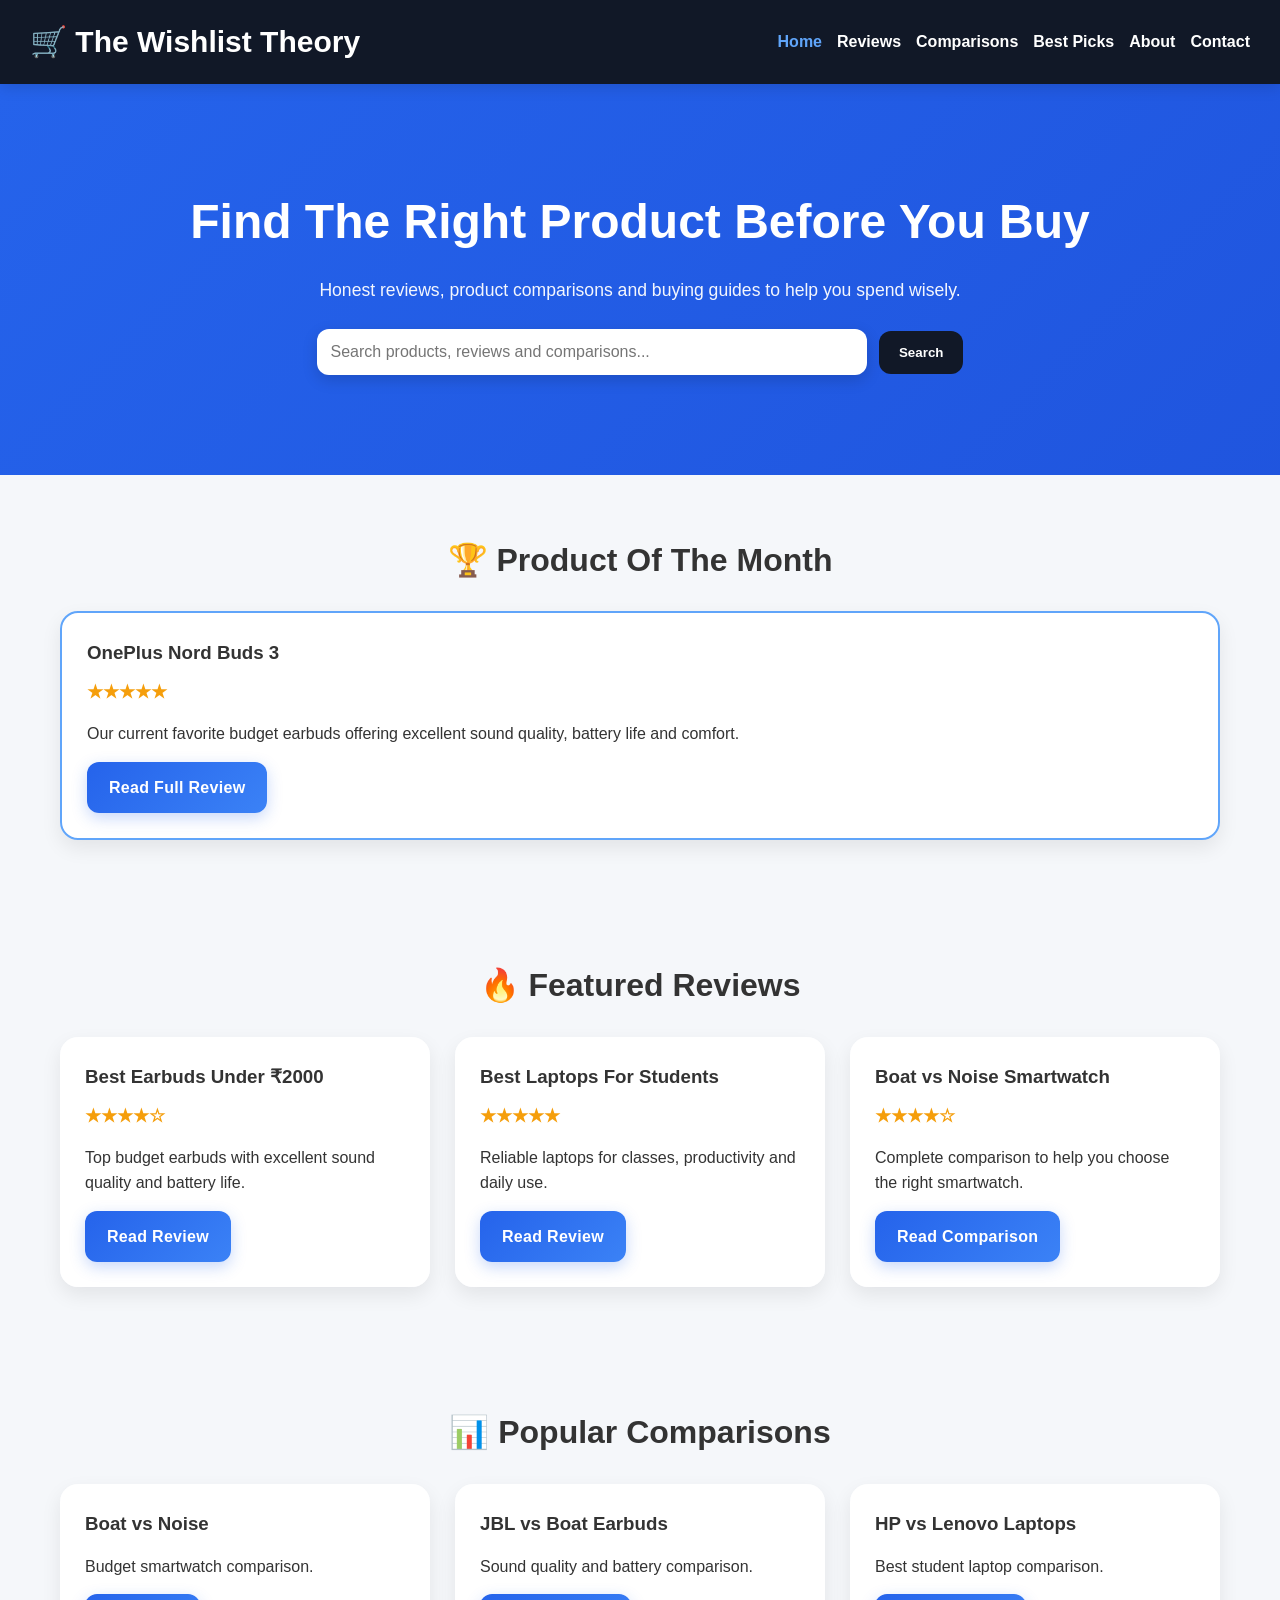
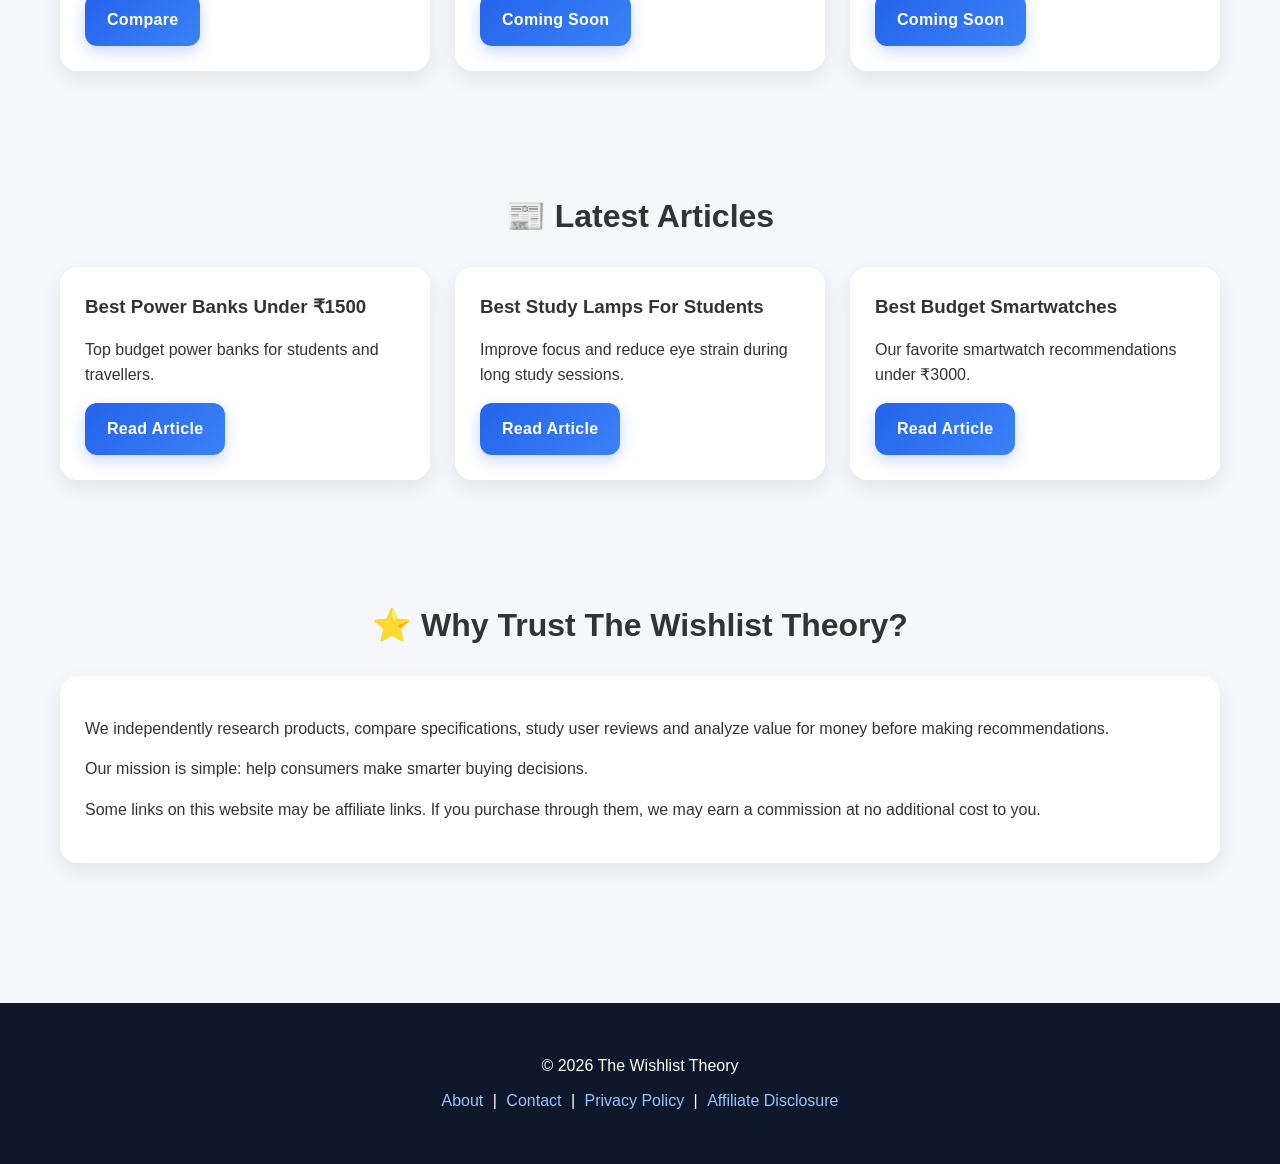
<file: index.html>
<!DOCTYPE html>
<html lang="en">

<head>
<meta charset="UTF-8">
<meta name="viewport" content="width=device-width, initial-scale=1.0">

<title>The Wishlist Theory</title>

<link rel="stylesheet" href="style.css">

<meta name="description" content="Honest product reviews, comparisons and buying guides to help you choose the best products.">

</head>

<body>

<header>

<div class="logo">🛒 The Wishlist Theory</div>

<nav>
<a href="index.html">Home</a>
<a href="reviews.html">Reviews</a>
<a href="comparisons.html">Comparisons</a>
<a href="best-picks.html">Best Picks</a>
<a href="about.html">About</a>
<a href="contact.html">Contact</a>
</nav>

</header>

<section class="hero">

<h1>Find The Right Product Before You Buy</h1>

<p>
Honest reviews, product comparisons and buying guides to help you spend wisely.
</p>

<div class="search-container">
<input
id="searchInput"
type="text"
placeholder="Search products, reviews and comparisons..."
>
<button onclick="searchCards()">Search</button>
</div>

</section>

<main>
<main>

<section class="featured-section">

<h2>🏆 Product Of The Month</h2>

<div class="card">

<h3>OnePlus Nord Buds 3</h3>

<div class="rating">★★★★★</div>

<p>
Our current favorite budget earbuds offering excellent sound quality, battery life and comfort.
</p>

<a class="btn" href="best-earbuds-under-2000.html">
Read Full Review
</a>

</div>

</section>

<section class="featured-section">

<h2>🔥 Featured Reviews</h2>

<div class="grid">

<div class="card">

<h3>Best Earbuds Under ₹2000</h3>

<div class="rating">★★★★☆</div>

<p>
Top budget earbuds with excellent sound quality and battery life.
</p>

<a class="btn" href="best-earbuds-under-2000.html">
Read Review
</a>

</div>

<div class="card">

<h3>Best Laptops For Students</h3>

<div class="rating">★★★★★</div>

<p>
Reliable laptops for classes, productivity and daily use.
</p>

<a class="btn" href="best-laptops-for-students.html">
Read Review
</a>

</div>

<div class="card">

<h3>Boat vs Noise Smartwatch</h3>

<div class="rating">★★★★☆</div>

<p>
Complete comparison to help you choose the right smartwatch.
</p>

<a class="btn" href="boat-vs-noise-smartwatch.html">
Read Comparison
</a>

</div>

</div>

</section>

<section class="featured-section">

<h2>📊 Popular Comparisons</h2>

<div class="grid">

<div class="card">
<h3>Boat vs Noise</h3>
<p>Budget smartwatch comparison.</p>
<a class="btn" href="boat-vs-noise-smartwatch.html">Compare</a>
</div>

<div class="card">
<h3>JBL vs Boat Earbuds</h3>
<p>Sound quality and battery comparison.</p>
<a class="btn" href="#">Coming Soon</a>
</div>

<div class="card">
<h3>HP vs Lenovo Laptops</h3>
<p>Best student laptop comparison.</p>
<a class="btn" href="#">Coming Soon</a>
</div>

</div>

</section>

<section class="featured-section">

<h2>📰 Latest Articles</h2>

<div class="grid">

<div class="card">
<h3>Best Power Banks Under ₹1500</h3>
<p>
Top budget power banks for students and travellers.
</p>
<a class="btn" href="#">Read Article</a>
</div>

<div class="card">
<h3>Best Study Lamps For Students</h3>
<p>
Improve focus and reduce eye strain during long study sessions.
</p>
<a class="btn" href="#">Read Article</a>
</div>

<div class="card">
<h3>Best Budget Smartwatches</h3>
<p>
Our favorite smartwatch recommendations under ₹3000.
</p>
<a class="btn" href="#">Read Article</a>
</div>

</div>

</section>

<section class="featured-section">

<h2>⭐ Why Trust The Wishlist Theory?</h2>

<div class="card">

<p>
We independently research products, compare specifications, study user reviews and analyze value for money before making recommendations.
</p>

<p>
Our mission is simple: help consumers make smarter buying decisions.
</p>

<p>
Some links on this website may be affiliate links. If you purchase through them, we may earn a commission at no additional cost to you.
</p>

</div>

</section>

</main>
</main>

<footer>

<p>© 2026 The Wishlist Theory</p>

<p>
<a href="about.html">About</a> |
<a href="contact.html">Contact</a> |
<a href="privacy-policy.html">Privacy Policy</a> |
<a href="affiliate-disclosure.html">Affiliate Disclosure</a>
</p>

</footer>

<script src="script.js"></script>

<button id="topBtn">↑</button>

</body>
</html>
</file>
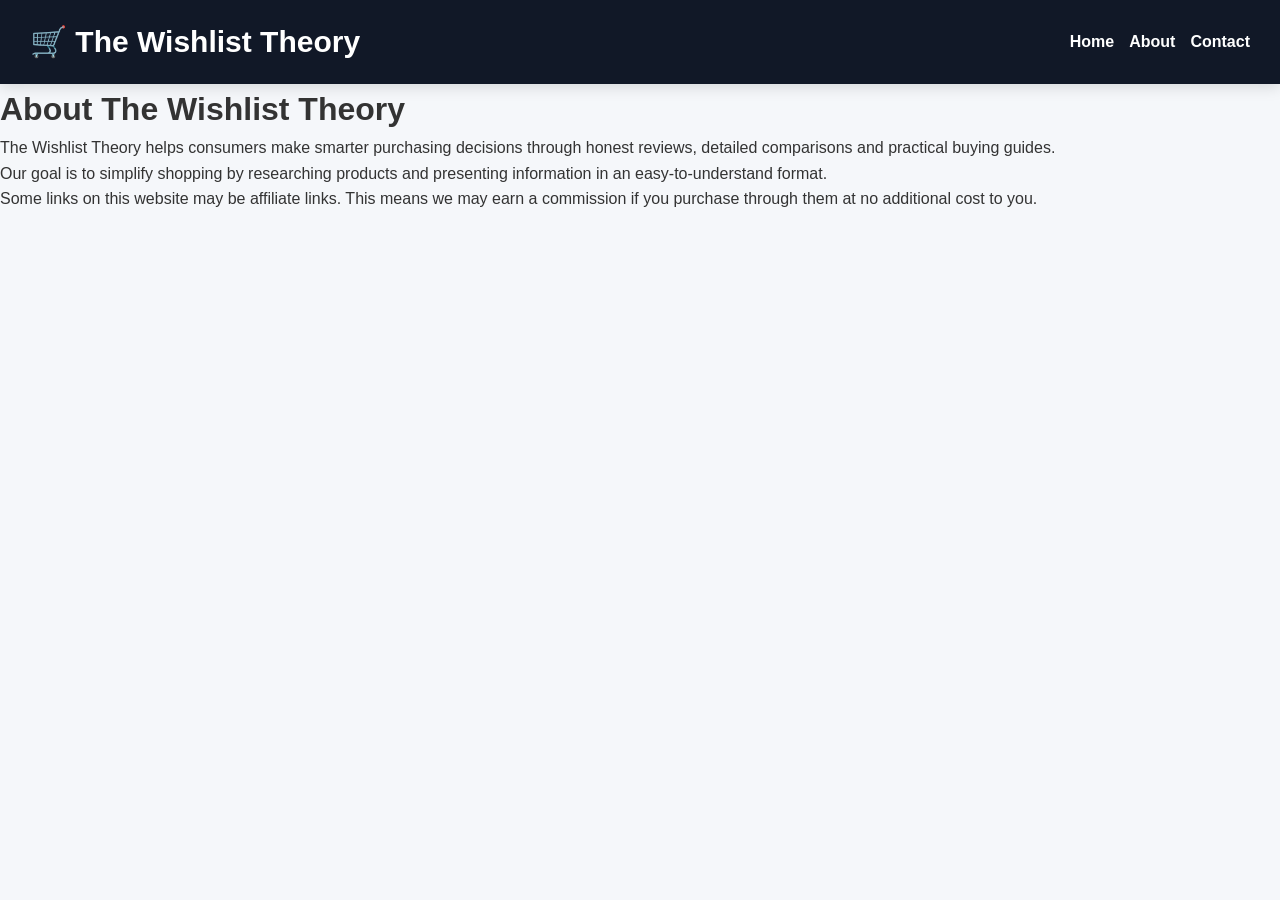
<file: about.html>
<!DOCTYPE html>
<html>
<head>
<title>About Us - The Wishlist Theory</title>
<link rel="stylesheet" href="style.css">
</head>

<body>

<header>
<div class="logo">🛒 The Wishlist Theory</div>

<nav>
<a href="index.html">Home</a>
<a href="about.html">About</a>
<a href="contact.html">Contact</a>
</nav>
</header>

<div class="container">

<h1>About The Wishlist Theory</h1>

<p>
The Wishlist Theory helps consumers make smarter purchasing decisions through honest reviews, detailed comparisons and practical buying guides.
</p>

<p>
Our goal is to simplify shopping by researching products and presenting information in an easy-to-understand format.
</p>

<p>
Some links on this website may be affiliate links. This means we may earn a commission if you purchase through them at no additional cost to you.
</p>

</div>

</body>
</html>
</file>
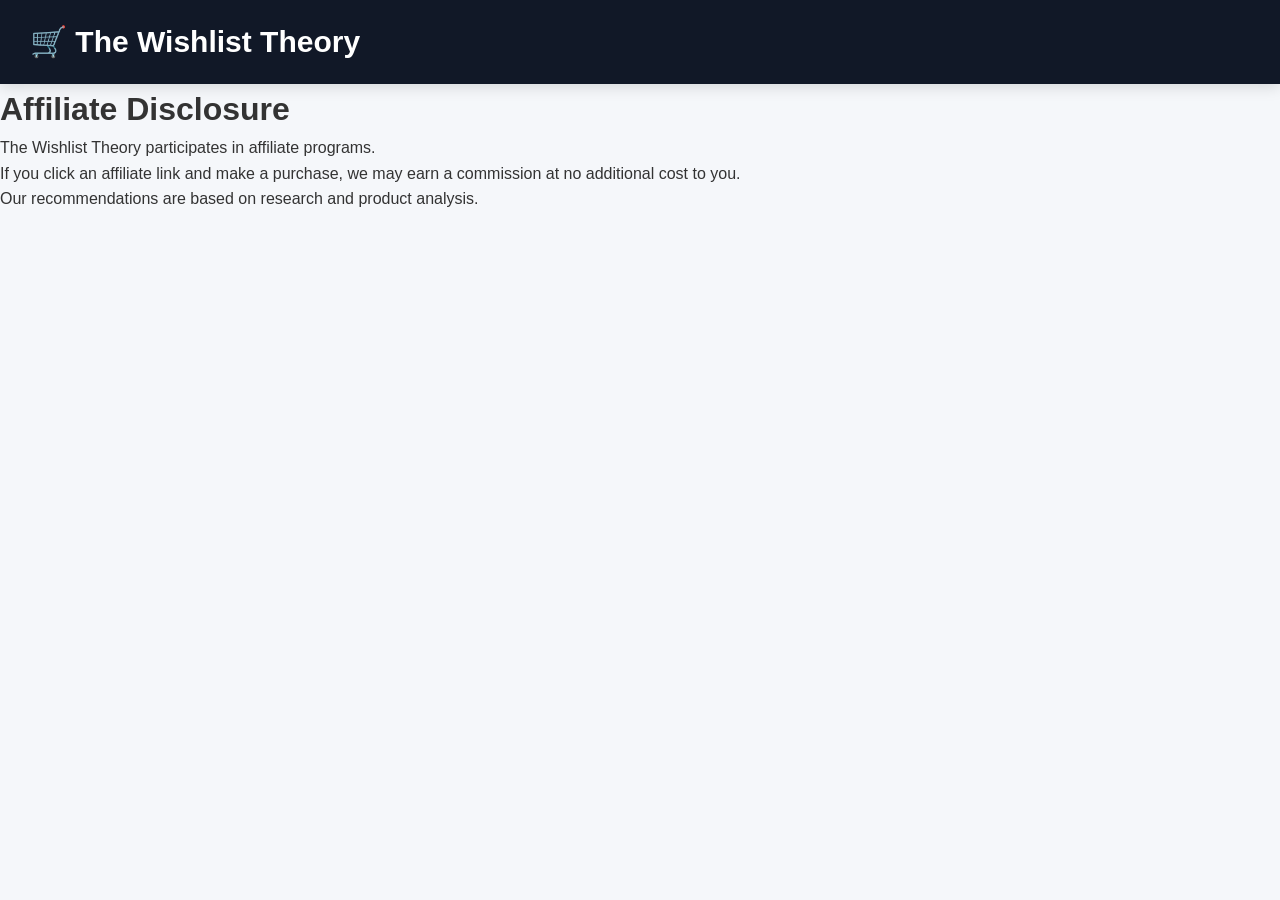
<file: affiliate-disclosure.html>
<!DOCTYPE html>
<html>
<head>
<title>Affiliate Disclosure</title>
<link rel="stylesheet" href="style.css">
</head>

<body>

<header>
<div class="logo">🛒 The Wishlist Theory</div>
</header>

<div class="container">

<h1>Affiliate Disclosure</h1>

<p>
The Wishlist Theory participates in affiliate programs.
</p>

<p>
If you click an affiliate link and make a purchase, we may earn a commission at no additional cost to you.
</p>

<p>
Our recommendations are based on research and product analysis.
</p>

</div>

</body>
</html>
</file>
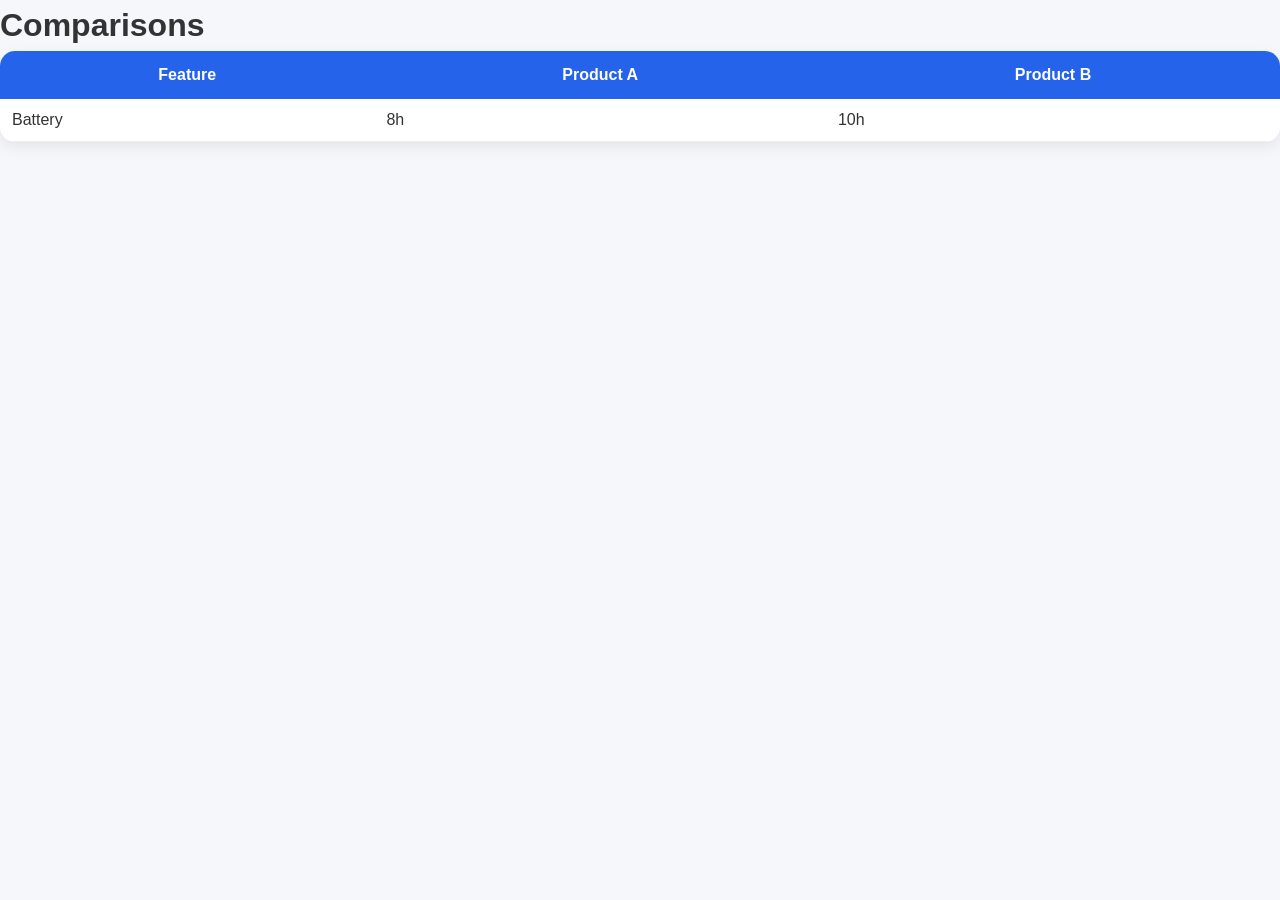
<file: comparisons.html>
<html><head><link rel='stylesheet' href='style.css'></head><body><h1>Comparisons</h1>
<table><tr><th>Feature</th><th>Product A</th><th>Product B</th></tr><tr><td>Battery</td><td>8h</td><td>10h</td></tr></table></body></html>
</file>
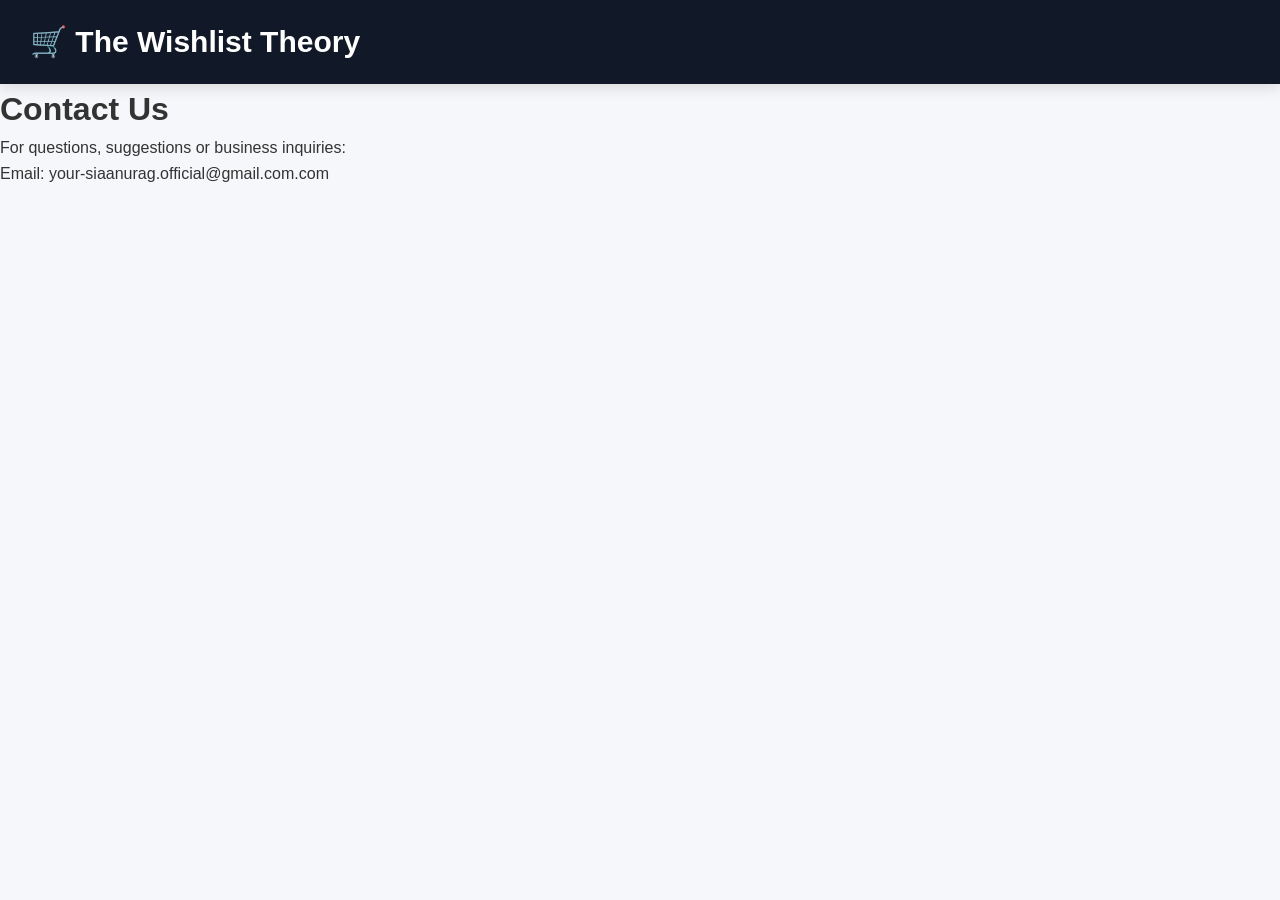
<file: contact.html>
<!DOCTYPE html>
<html>
<head>
<title>Contact - The Wishlist Theory</title>
<link rel="stylesheet" href="style.css">
</head>

<body>

<header>
<div class="logo">🛒 The Wishlist Theory</div>
</header>

<div class="container">

<h1>Contact Us</h1>

<p>
For questions, suggestions or business inquiries:
</p>

<p>
Email: your-siaanurag.official@gmail.com.com
</p>

</div>

</body>
</html>
</file>
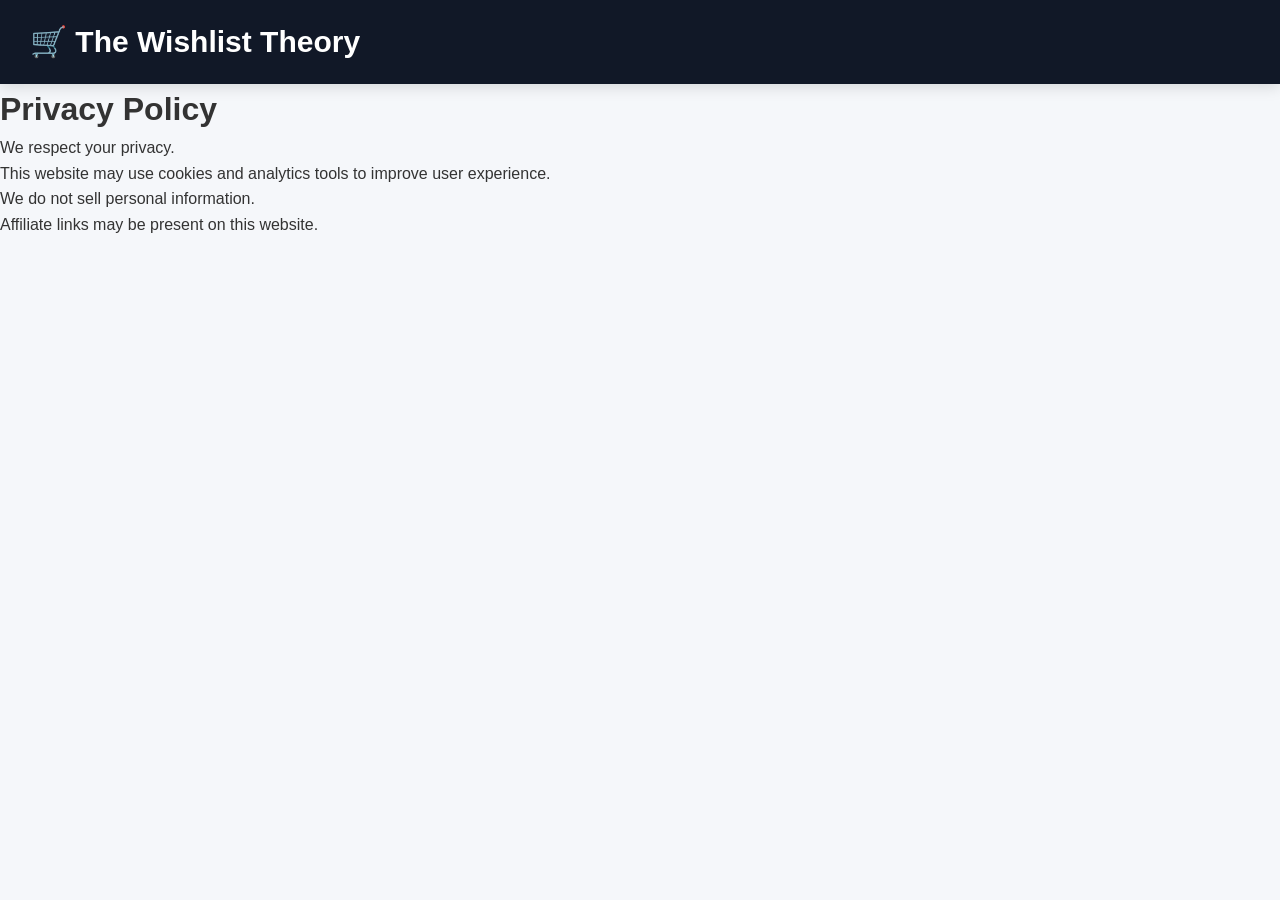
<file: privacy-policy.html>
<!DOCTYPE html>
<html>
<head>
<title>Privacy Policy</title>
<link rel="stylesheet" href="style.css">
</head>

<body>

<header>
<div class="logo">🛒 The Wishlist Theory</div>
</header>

<div class="container">

<h1>Privacy Policy</h1>

<p>
We respect your privacy.
</p>

<p>
This website may use cookies and analytics tools to improve user experience.
</p>

<p>
We do not sell personal information.
</p>

<p>
Affiliate links may be present on this website.
</p>

</div>

</body>
</html>
</file>
<file: style.css>
/* =========================
   THE WISHLIST THEORY
   PREMIUM STYLE SHEET v2
========================= */

*{
margin:0;
padding:0;
box-sizing:border-box;
}

html{
scroll-behavior:smooth;
}

body{
font-family:'Segoe UI',Arial,sans-serif;
background:#f5f7fa;
color:#333;
line-height:1.6;
overflow-x:hidden;
}

/* =========================
   HEADER
========================= */

header{
background:#111827;
color:#fff;
padding:18px 30px;
display:flex;
justify-content:space-between;
align-items:center;
flex-wrap:wrap;
position:sticky;
top:0;
z-index:1000;
box-shadow:0 2px 15px rgba(0,0,0,.15);
}

.logo{
font-size:30px;
font-weight:700;
cursor:pointer;
transition:.4s;
}

.logo:hover{
transform:scale(1.05);
}

nav{
display:flex;
flex-wrap:wrap;
gap:15px;
}

nav a{
color:#fff;
text-decoration:none;
font-weight:600;
position:relative;
transition:.3s;
}

nav a::after{
content:"";
position:absolute;
left:0;
bottom:-4px;
width:0;
height:2px;
background:#60a5fa;
transition:.3s;
}

nav a:hover::after{
width:100%;
}

nav a:hover{
color:#60a5fa;
}

/* =========================
   HERO SECTION
========================= */

.hero{
background:linear-gradient(
135deg,
#2563eb,
#1d4ed8,
#1e40af
);
background-size:300% 300%;
animation:gradientMove 12s ease infinite;
color:white;
padding:100px 20px;
text-align:center;
}

.hero h1{
font-size:3rem;
margin-bottom:15px;
animation:fadeUp 1s ease;
}

.hero p{
max-width:700px;
margin:auto;
font-size:1.1rem;
opacity:.95;
animation:fadeUp 1.2s ease;
}

/* =========================
   SEARCH
========================= */

.search-container{
margin-top:25px;
}

.search-container input{
width:70%;
max-width:550px;
padding:14px;
border:none;
border-radius:12px;
font-size:16px;
outline:none;
box-shadow:0 5px 15px rgba(0,0,0,.15);
}

.search-container button{
padding:14px 20px;
margin-left:8px;
border:none;
border-radius:12px;
background:#111827;
color:white;
font-weight:bold;
cursor:pointer;
transition:.3s;
}

.search-container button:hover{
transform:translateY(-2px);
box-shadow:0 6px 18px rgba(0,0,0,.2);
}

/* =========================
   CONTENT
========================= */

.featured-section{
padding:60px 20px;
max-width:1200px;
margin:auto;
}

.featured-section h2{
margin-bottom:25px;
font-size:2rem;
text-align:center;
}

.grid{
display:grid;
grid-template-columns:repeat(auto-fit,minmax(280px,1fr));
gap:25px;
}

/* =========================
   CARDS
========================= */

.card{

background:rgba(255,255,255,.92);

backdrop-filter:blur(10px);

-webkit-backdrop-filter:blur(10px);

padding:25px;

border-radius:18px;

box-shadow:0 8px 20px rgba(0,0,0,.08);

transition:all .4s ease;

position:relative;

overflow:hidden;

opacity:0;

transform:translateY(40px);

}

.card.show{

opacity:1;

transform:translateY(0);

transition:
opacity .8s ease,
transform .8s ease;

}

.card::before{
content:"";
position:absolute;
top:0;
left:-100%;
width:100%;
height:100%;
background:linear-gradient(
90deg,
transparent,
rgba(255,255,255,.35),
transparent
);
transition:.8s;
}

.card:hover::before{
left:100%;
}

.card:hover{
transform:translateY(-8px);
box-shadow:0 15px 35px rgba(0,0,0,.15);
}

.card h3{
margin-bottom:10px;
}

.card p{
margin:15px 0;
}

/* Product Of Month */

.featured-section:first-child .card{
border:2px solid #60a5fa;
animation:floatCard 5s ease-in-out infinite;
}

/* =========================
   RATINGS
========================= */

.rating{
font-size:1.1rem;
color:#f59e0b;
font-weight:bold;
}

/* =========================
   BUTTONS
========================= */

.btn{

display:inline-block;

padding:13px 22px;

background:linear-gradient(
135deg,
#2563eb,
#3b82f6
);

color:white;

text-decoration:none;

border-radius:12px;

font-weight:700;

letter-spacing:.3px;

transition:all .35s ease;

box-shadow:
0 5px 15px rgba(37,99,235,.25);

}

.btn:hover{

transform:
translateY(-4px)
scale(1.03);

box-shadow:
0 12px 28px rgba(37,99,235,.35);

}

/* =========================
   TABLES
========================= */

table{
width:100%;
border-collapse:collapse;
background:white;
border-radius:15px;
overflow:hidden;
box-shadow:0 5px 15px rgba(0,0,0,.08);
}

th{
background:#2563eb;
color:white;
padding:15px;
}

td{
padding:12px;
border-bottom:1px solid #eee;
}

tr:hover{
background:#f8fafc;
}

/* =========================
   FOOTER
========================= */

footer{

background:#0f172a;

color:white;

text-align:center;

padding:40px 20px;

margin-top:80px;

}

footer p{
margin:10px 0;
}

footer a{
color:#93c5fd;
margin:0 5px;
text-decoration:none;
}

footer a:hover{
text-decoration:underline;
}

/* =========================
   TOP BUTTON
========================= */

#topBtn{

position:fixed;

bottom:25px;

right:25px;

width:55px;

height:55px;

border:none;

border-radius:50%;

background:linear-gradient(
135deg,
#2563eb,
#3b82f6
);

color:white;

font-size:22px;

cursor:pointer;

box-shadow:
0 10px 25px rgba(37,99,235,.35);

transition:.3s;

z-index:999;

}

#topBtn:hover{

transform:
translateY(-4px)
scale(1.08);

}

/* =========================
   ANIMATIONS
========================= */

@keyframes gradientMove{

0%{
background-position:0% 50%;
}

50%{
background-position:100% 50%;
}

100%{
background-position:0% 50%;
}

}

@keyframes fadeUp{

from{
opacity:0;
transform:translateY(30px);
}

to{
opacity:1;
transform:translateY(0);
}

}

@keyframes floatCard{

0%{
transform:translateY(0);
}

50%{
transform:translateY(-6px);
}

100%{
transform:translateY(0);
}

}

/* =========================
   MOBILE
========================= */

@media(max-width:768px){

header{
flex-direction:column;
text-align:center;
}

.logo{
margin-bottom:15px;
}

.hero{
padding:70px 15px;
}

.hero h1{
font-size:2rem;
}

.search-container input{
width:100%;
margin-bottom:10px;
}

.search-container button{
width:100%;
margin-left:0;
}

.featured-section h2{
font-size:1.5rem;
}

#topBtn{
width:50px;
height:50px;
font-size:20px;
}

}
</file>
